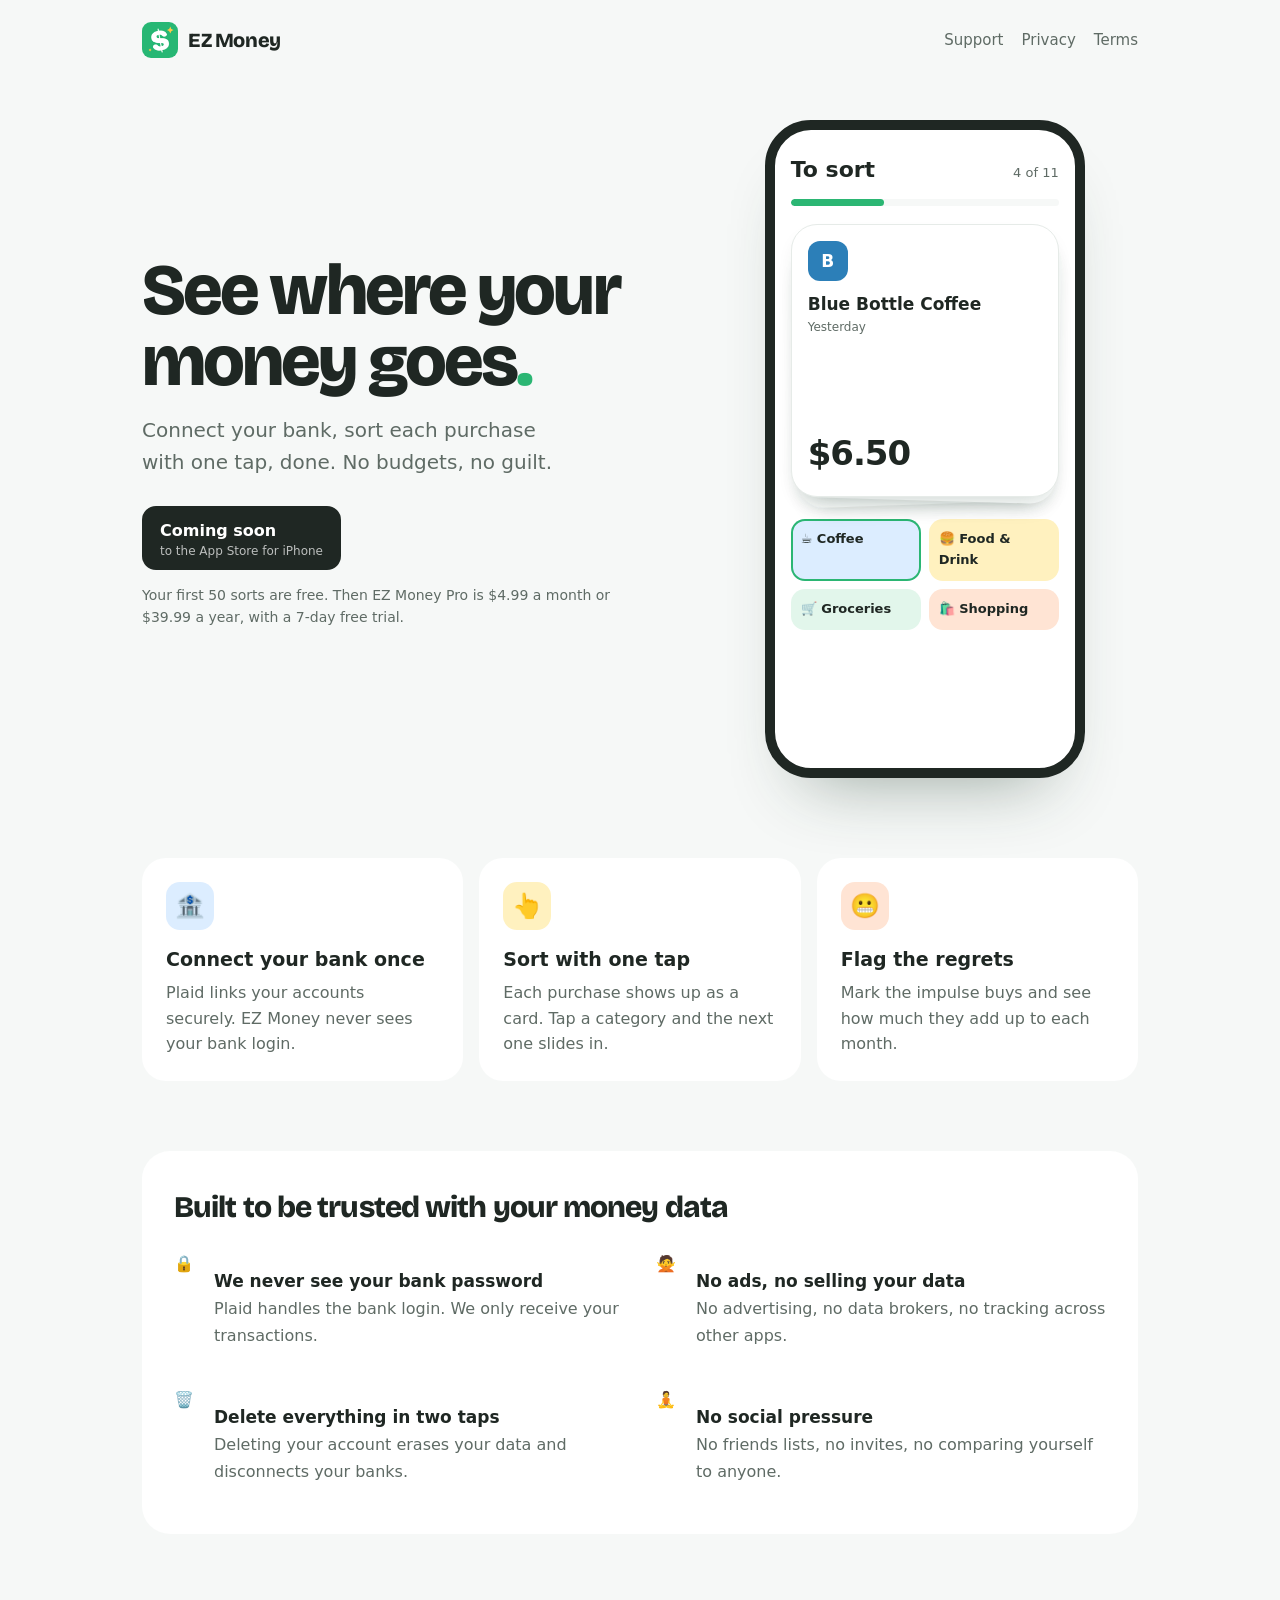
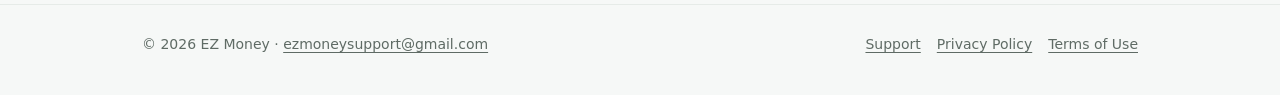
<file: index.html>
<!doctype html>
<html lang="en">
<head>
  <meta charset="utf-8">
  <meta name="viewport" content="width=device-width, initial-scale=1">
  <title>EZ Money — see where your money goes</title>
  <meta name="description" content="EZ Money is a dead-simple iPhone spending tracker. Connect your bank, sort each purchase with one tap, and flag the ones you regret. No budgets, no guilt.">
  <link rel="icon" href="assets/favicon.png">
  <link rel="apple-touch-icon" href="assets/apple-touch-icon.png">
  <link rel="preconnect" href="https://fonts.googleapis.com">
  <link rel="preconnect" href="https://fonts.gstatic.com" crossorigin>
  <link rel="stylesheet" href="https://fonts.googleapis.com/css2?family=Bricolage+Grotesque:opsz,wght@12..96,800&display=swap">
  <link rel="stylesheet" href="assets/site.css">
</head>
<body>
  <header class="top">
    <div class="wrap">
      <a class="brand" href="./"><img src="assets/favicon.png" alt="">EZ Money</a>
      <nav class="nav" aria-label="Main">
        <a href="support.html">Support</a>
        <a href="privacy.html">Privacy</a>
        <a href="terms.html">Terms</a>
      </nav>
    </div>
  </header>

  <main class="wrap">
    <section class="hero">
      <div>
        <h1>See where your money goes<span class="dollar">.</span></h1>
        <p class="lede">Connect your bank, sort each purchase with one tap, done. No budgets, no guilt.</p>
        <div class="soon"><div>Coming soon<small>to the App Store for iPhone</small></div></div>
        <p class="fine">Your first 50 sorts are free. Then EZ Money Pro is $4.99 a month or $39.99 a year, with a 7-day free trial.</p>
      </div>
      <div class="phone" role="img" aria-label="The EZ Money sort screen: one purchase card on top of a small stack, with four category buttons below.">
        <div class="ttl">To sort <span>4 of 11</span></div>
        <div class="bar"><i></i></div>
        <div class="deck">
          <div class="c"></div><div class="c"></div>
          <div class="c top"><div class="logo">B</div><div class="m">Blue Bottle Coffee</div><div class="d">Yesterday</div><div class="amt">$6.50</div></div>
        </div>
        <div class="picks"><span>☕ Coffee</span><span>🍔 Food &amp; Drink</span><span>🛒 Groceries</span><span>🛍️ Shopping</span></div>
      </div>
    </section>

    <section class="steps" aria-label="How it works">
      <div class="step"><div class="e" style="background:var(--sky)">🏦</div><h3>Connect your bank once</h3><p>Plaid links your accounts securely. EZ Money never sees your bank login.</p></div>
      <div class="step"><div class="e" style="background:var(--butter)">👆</div><h3>Sort with one tap</h3><p>Each purchase shows up as a card. Tap a category and the next one slides in.</p></div>
      <div class="step"><div class="e" style="background:var(--peach)">😬</div><h3>Flag the regrets</h3><p>Mark the impulse buys and see how much they add up to each month.</p></div>
    </section>

    <section class="trust">
      <h2>Built to be trusted with your money data</h2>
      <div><span aria-hidden="true">🔒</span><p><b>We never see your bank password</b><span>Plaid handles the bank login. We only receive your transactions.</span></p></div>
      <div><span aria-hidden="true">🙅</span><p><b>No ads, no selling your data</b><span>No advertising, no data brokers, no tracking across other apps.</span></p></div>
      <div><span aria-hidden="true">🗑️</span><p><b>Delete everything in two taps</b><span>Deleting your account erases your data and disconnects your banks.</span></p></div>
      <div><span aria-hidden="true">🧘</span><p><b>No social pressure</b><span>No friends lists, no invites, no comparing yourself to anyone.</span></p></div>
    </section>
  </main>

  <footer class="foot">
    <div class="wrap">
      <span>© 2026 EZ Money · <a href="mailto:ezmoneysupport@gmail.com">ezmoneysupport@gmail.com</a></span>
      <nav aria-label="Footer"><a href="support.html">Support</a><a href="privacy.html">Privacy Policy</a><a href="terms.html">Terms of Use</a></nav>
    </div>
  </footer>
</body>
</html>
</file>
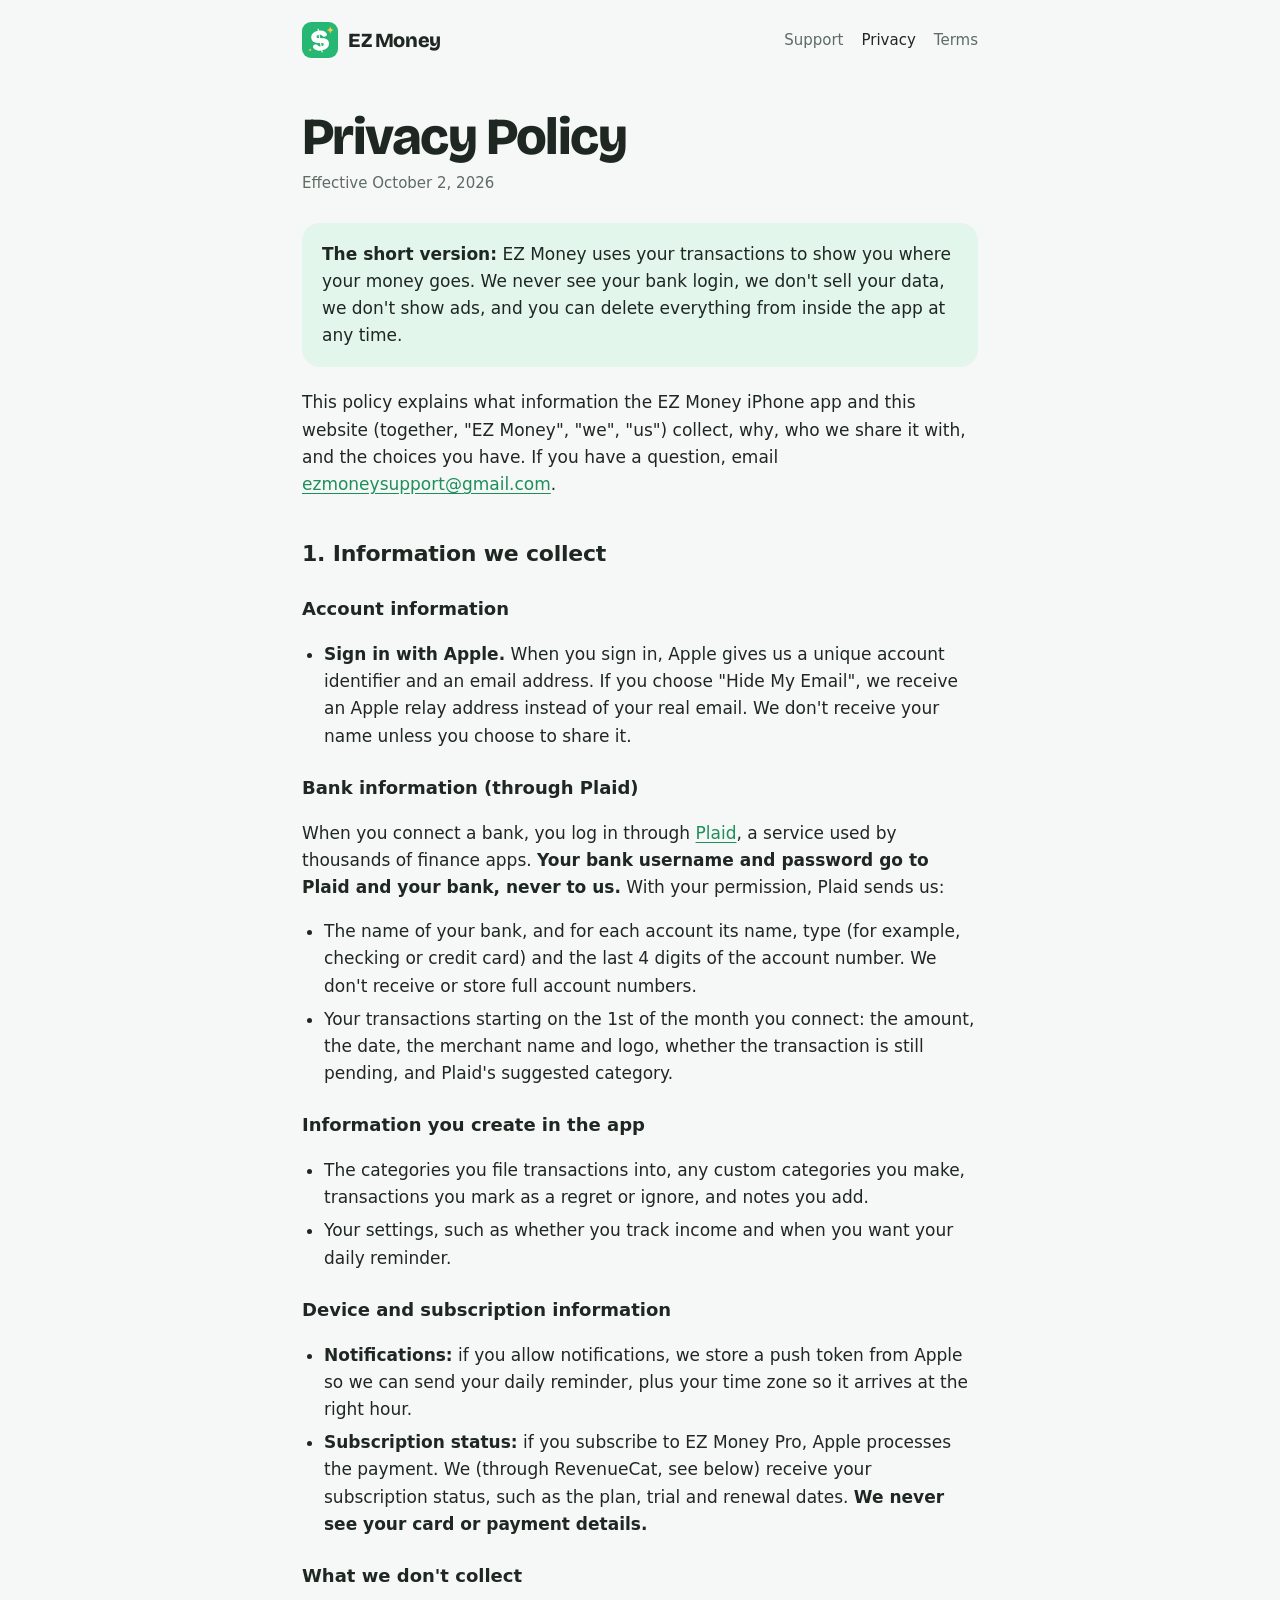
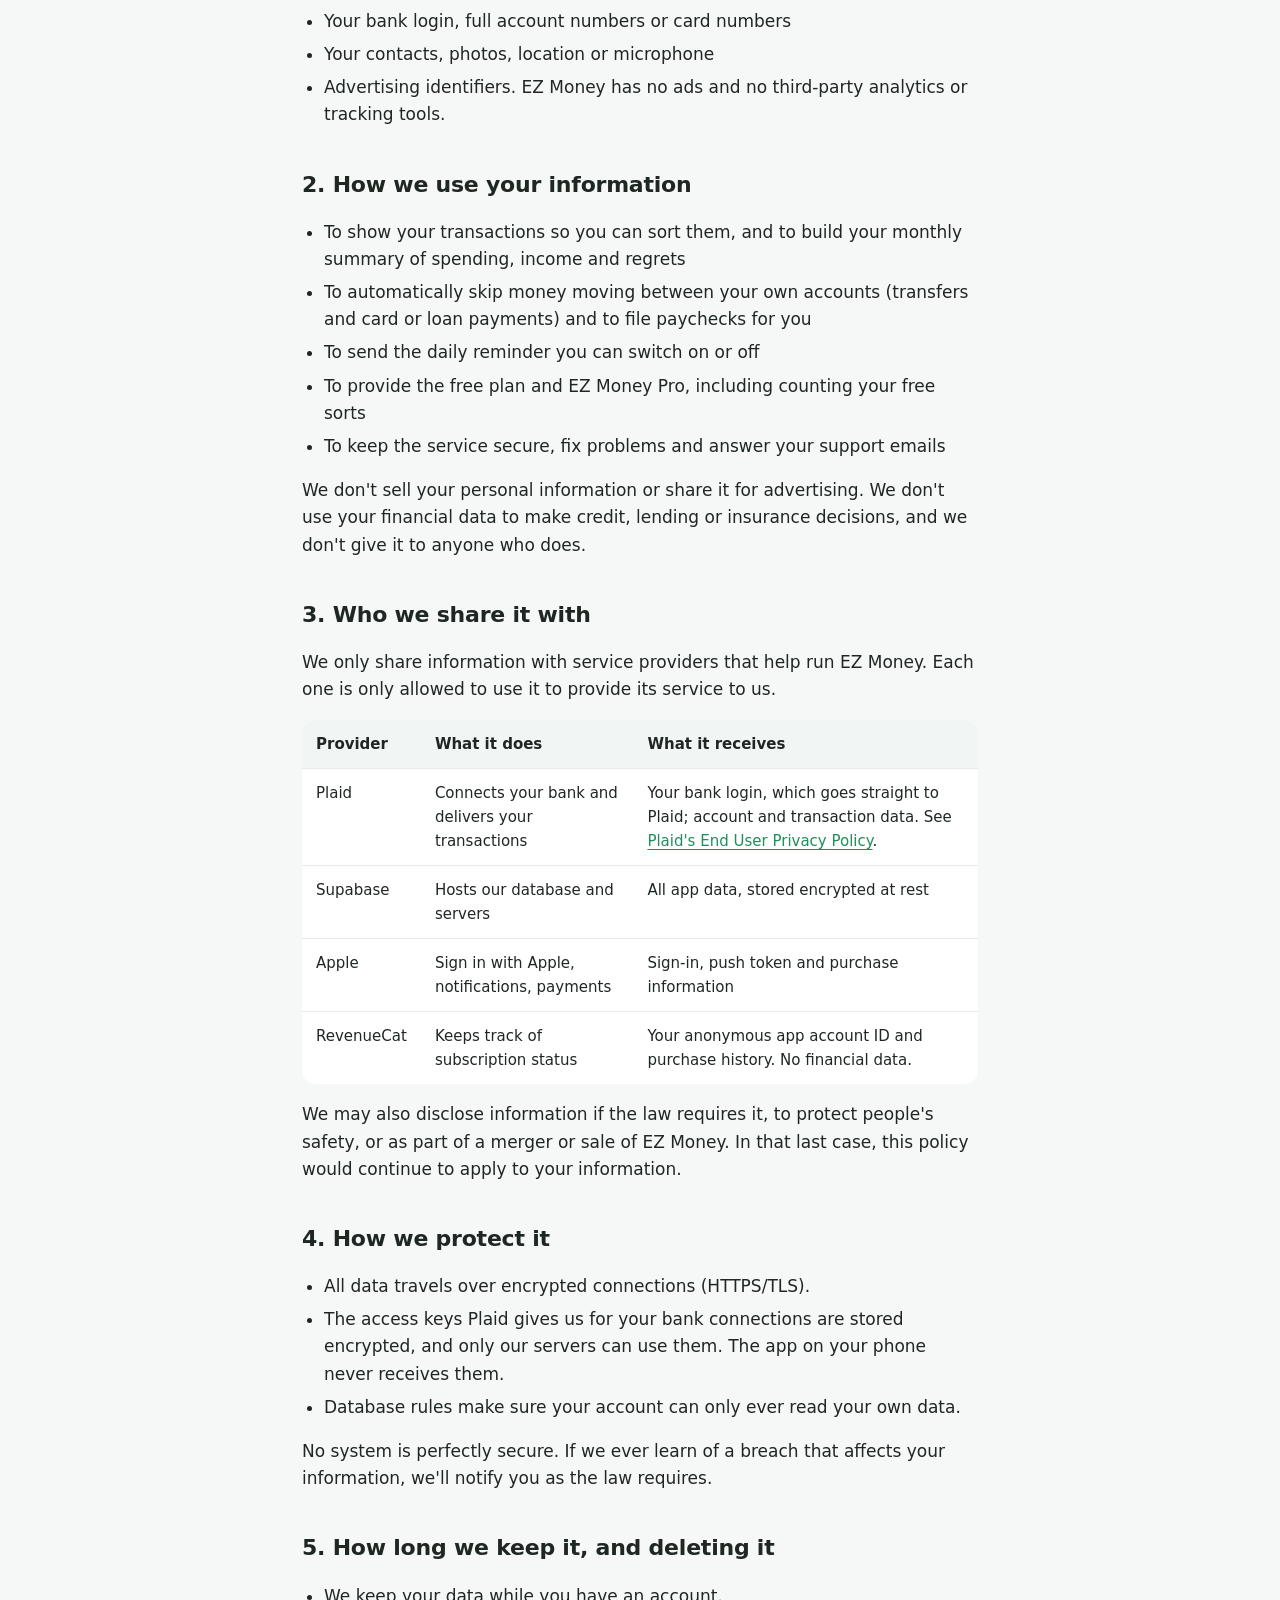
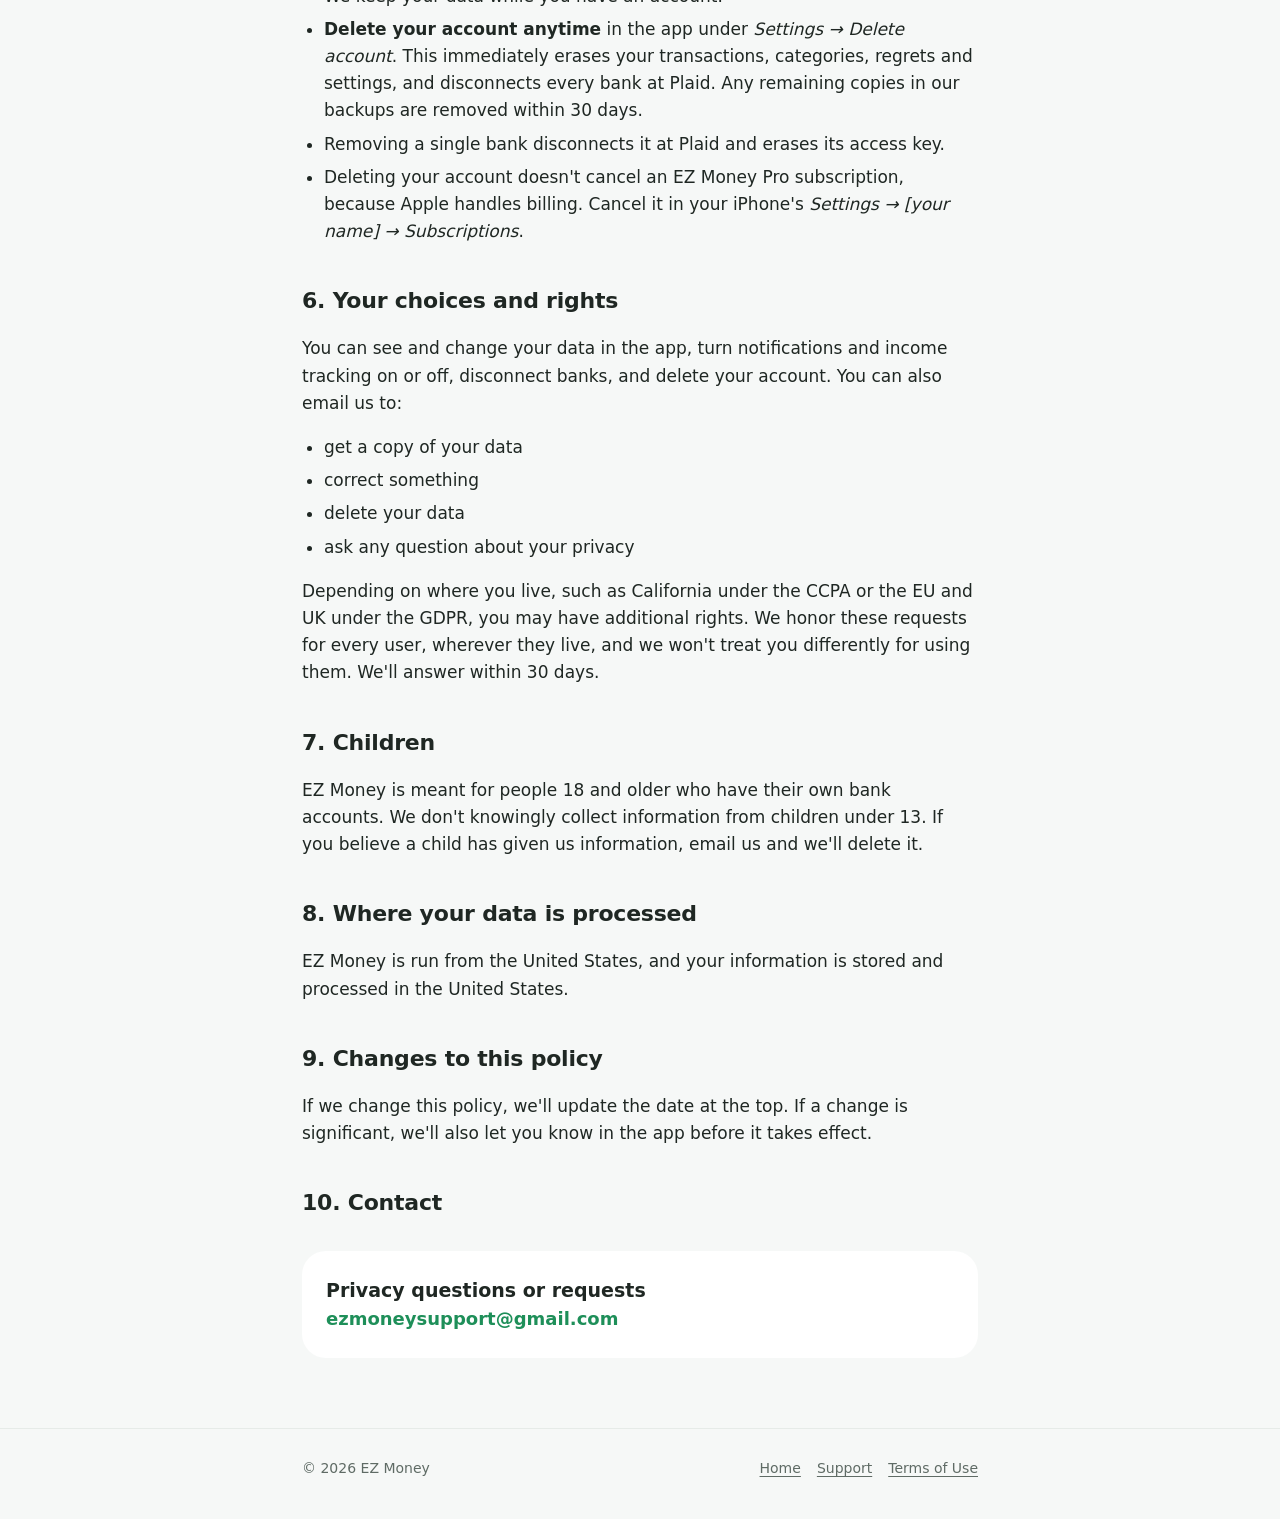
<file: privacy.html>
<!doctype html>
<html lang="en">
<head>
  <meta charset="utf-8">
  <meta name="viewport" content="width=device-width, initial-scale=1">
  <title>Privacy Policy — EZ Money</title>
  <meta name="description" content="How EZ Money collects, uses, protects and deletes your information.">
  <link rel="icon" href="assets/favicon.png">
  <link rel="apple-touch-icon" href="assets/apple-touch-icon.png">
  <link rel="preconnect" href="https://fonts.googleapis.com">
  <link rel="preconnect" href="https://fonts.gstatic.com" crossorigin>
  <link rel="stylesheet" href="https://fonts.googleapis.com/css2?family=Bricolage+Grotesque:opsz,wght@12..96,800&display=swap">
  <link rel="stylesheet" href="assets/site.css">
</head>
<body>
  <header class="top">
    <div class="prose-wrap">
      <a class="brand" href="./"><img src="assets/favicon.png" alt="">EZ Money</a>
      <nav class="nav" aria-label="Main">
        <a href="support.html">Support</a>
        <a href="privacy.html" aria-current="page">Privacy</a>
        <a href="terms.html">Terms</a>
      </nav>
    </div>
  </header>

  <main class="prose-wrap doc">
    <h1>Privacy Policy</h1>
    <p class="updated">Effective October 2, 2026</p>

    <div class="callout"><p><strong>The short version:</strong> EZ Money uses your transactions to show you where your money goes. We never see your bank login, we don't sell your data, we don't show ads, and you can delete everything from inside the app at any time.</p></div>

    <p>This policy explains what information the EZ Money iPhone app and this website (together, "EZ Money", "we", "us") collect, why, who we share it with, and the choices you have. If you have a question, email <a href="mailto:ezmoneysupport@gmail.com">ezmoneysupport@gmail.com</a>.</p>

    <h2>1. Information we collect</h2>
    <h3>Account information</h3>
    <ul>
      <li><strong>Sign in with Apple.</strong> When you sign in, Apple gives us a unique account identifier and an email address. If you choose "Hide My Email", we receive an Apple relay address instead of your real email. We don't receive your name unless you choose to share it.</li>
    </ul>

    <h3>Bank information (through Plaid)</h3>
    <p>When you connect a bank, you log in through <a href="https://plaid.com" rel="noopener">Plaid</a>, a service used by thousands of finance apps. <strong>Your bank username and password go to Plaid and your bank, never to us.</strong> With your permission, Plaid sends us:</p>
    <ul>
      <li>The name of your bank, and for each account its name, type (for example, checking or credit card) and the last 4 digits of the account number. We don't receive or store full account numbers.</li>
      <li>Your transactions starting on the 1st of the month you connect: the amount, the date, the merchant name and logo, whether the transaction is still pending, and Plaid's suggested category.</li>
    </ul>

    <h3>Information you create in the app</h3>
    <ul>
      <li>The categories you file transactions into, any custom categories you make, transactions you mark as a regret or ignore, and notes you add.</li>
      <li>Your settings, such as whether you track income and when you want your daily reminder.</li>
    </ul>

    <h3>Device and subscription information</h3>
    <ul>
      <li><strong>Notifications:</strong> if you allow notifications, we store a push token from Apple so we can send your daily reminder, plus your time zone so it arrives at the right hour.</li>
      <li><strong>Subscription status:</strong> if you subscribe to EZ Money Pro, Apple processes the payment. We (through RevenueCat, see below) receive your subscription status, such as the plan, trial and renewal dates. <strong>We never see your card or payment details.</strong></li>
    </ul>

    <h3>What we don't collect</h3>
    <ul>
      <li>Your bank login, full account numbers or card numbers</li>
      <li>Your contacts, photos, location or microphone</li>
      <li>Advertising identifiers. EZ Money has no ads and no third-party analytics or tracking tools.</li>
    </ul>

    <h2>2. How we use your information</h2>
    <ul>
      <li>To show your transactions so you can sort them, and to build your monthly summary of spending, income and regrets</li>
      <li>To automatically skip money moving between your own accounts (transfers and card or loan payments) and to file paychecks for you</li>
      <li>To send the daily reminder you can switch on or off</li>
      <li>To provide the free plan and EZ Money Pro, including counting your free sorts</li>
      <li>To keep the service secure, fix problems and answer your support emails</li>
    </ul>
    <p>We don't sell your personal information or share it for advertising. We don't use your financial data to make credit, lending or insurance decisions, and we don't give it to anyone who does.</p>

    <h2>3. Who we share it with</h2>
    <p>We only share information with service providers that help run EZ Money. Each one is only allowed to use it to provide its service to us.</p>
    <div class="table-wrap">
      <table>
        <thead><tr><th>Provider</th><th>What it does</th><th>What it receives</th></tr></thead>
        <tbody>
          <tr><td>Plaid</td><td>Connects your bank and delivers your transactions</td><td>Your bank login, which goes straight to Plaid; account and transaction data. See <a href="https://plaid.com/legal/#end-user-privacy-policy" rel="noopener">Plaid's End User Privacy Policy</a>.</td></tr>
          <tr><td>Supabase</td><td>Hosts our database and servers</td><td>All app data, stored encrypted at rest</td></tr>
          <tr><td>Apple</td><td>Sign in with Apple, notifications, payments</td><td>Sign-in, push token and purchase information</td></tr>
          <tr><td>RevenueCat</td><td>Keeps track of subscription status</td><td>Your anonymous app account ID and purchase history. No financial data.</td></tr>
        </tbody>
      </table>
    </div>
    <p>We may also disclose information if the law requires it, to protect people's safety, or as part of a merger or sale of EZ Money. In that last case, this policy would continue to apply to your information.</p>

    <h2>4. How we protect it</h2>
    <ul>
      <li>All data travels over encrypted connections (HTTPS/TLS).</li>
      <li>The access keys Plaid gives us for your bank connections are stored encrypted, and only our servers can use them. The app on your phone never receives them.</li>
      <li>Database rules make sure your account can only ever read your own data.</li>
    </ul>
    <p>No system is perfectly secure. If we ever learn of a breach that affects your information, we'll notify you as the law requires.</p>

    <h2>5. How long we keep it, and deleting it</h2>
    <ul>
      <li>We keep your data while you have an account.</li>
      <li><strong>Delete your account anytime</strong> in the app under <em>Settings → Delete account</em>. This immediately erases your transactions, categories, regrets and settings, and disconnects every bank at Plaid. Any remaining copies in our backups are removed within 30 days.</li>
      <li>Removing a single bank disconnects it at Plaid and erases its access key.</li>
      <li>Deleting your account doesn't cancel an EZ Money Pro subscription, because Apple handles billing. Cancel it in your iPhone's <em>Settings → [your name] → Subscriptions</em>.</li>
    </ul>

    <h2>6. Your choices and rights</h2>
    <p>You can see and change your data in the app, turn notifications and income tracking on or off, disconnect banks, and delete your account. You can also email us to:</p>
    <ul>
      <li>get a copy of your data</li>
      <li>correct something</li>
      <li>delete your data</li>
      <li>ask any question about your privacy</li>
    </ul>
    <p>Depending on where you live, such as California under the CCPA or the EU and UK under the GDPR, you may have additional rights. We honor these requests for every user, wherever they live, and we won't treat you differently for using them. We'll answer within 30 days.</p>

    <h2>7. Children</h2>
    <p>EZ Money is meant for people 18 and older who have their own bank accounts. We don't knowingly collect information from children under 13. If you believe a child has given us information, email us and we'll delete it.</p>

    <h2>8. Where your data is processed</h2>
    <p>EZ Money is run from the United States, and your information is stored and processed in the United States.</p>

    <h2>9. Changes to this policy</h2>
    <p>If we change this policy, we'll update the date at the top. If a change is significant, we'll also let you know in the app before it takes effect.</p>

    <h2>10. Contact</h2>
    <div class="contact"><div><strong>Privacy questions or requests</strong><code>ezmoneysupport@gmail.com</code></div></div>
  </main>

  <footer class="foot">
    <div class="prose-wrap">
      <span>© 2026 EZ Money</span>
      <nav aria-label="Footer"><a href="./">Home</a><a href="support.html">Support</a><a href="terms.html">Terms of Use</a></nav>
    </div>
  </footer>
</body>
</html>
</file>
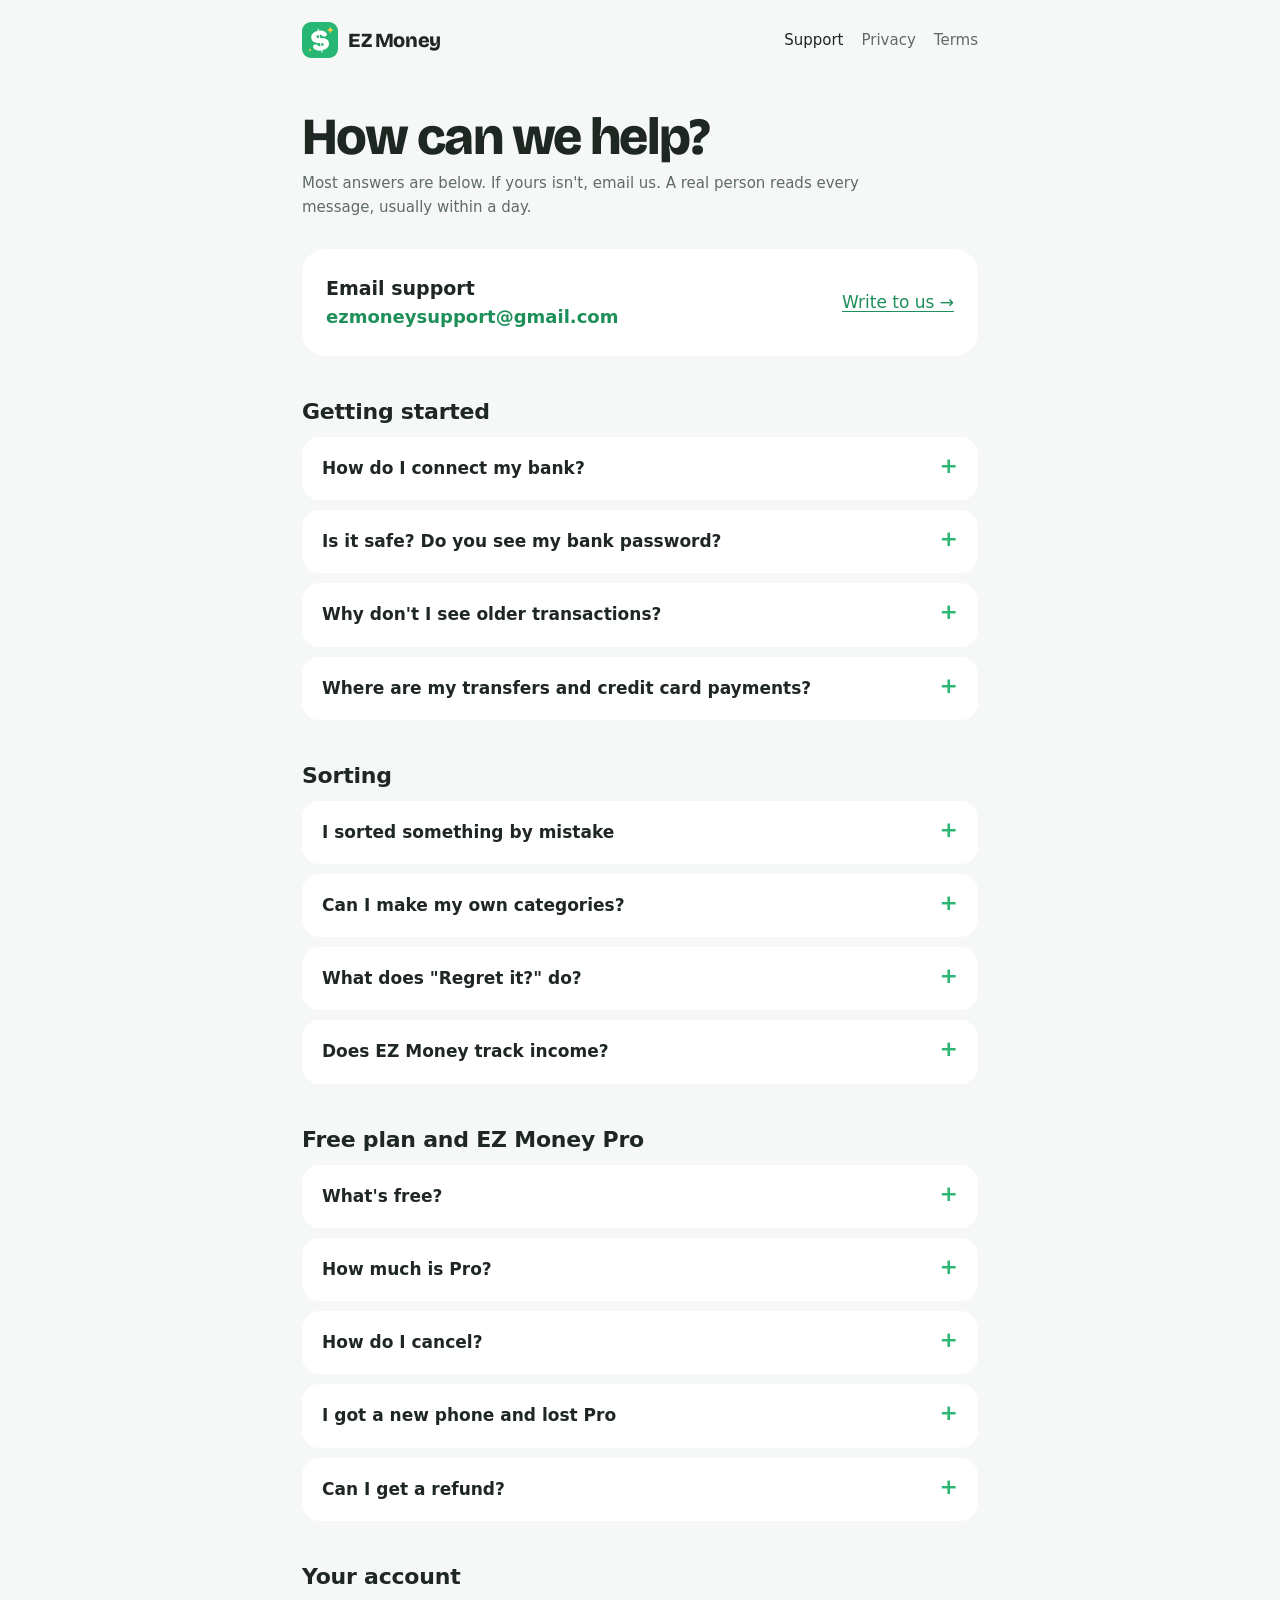
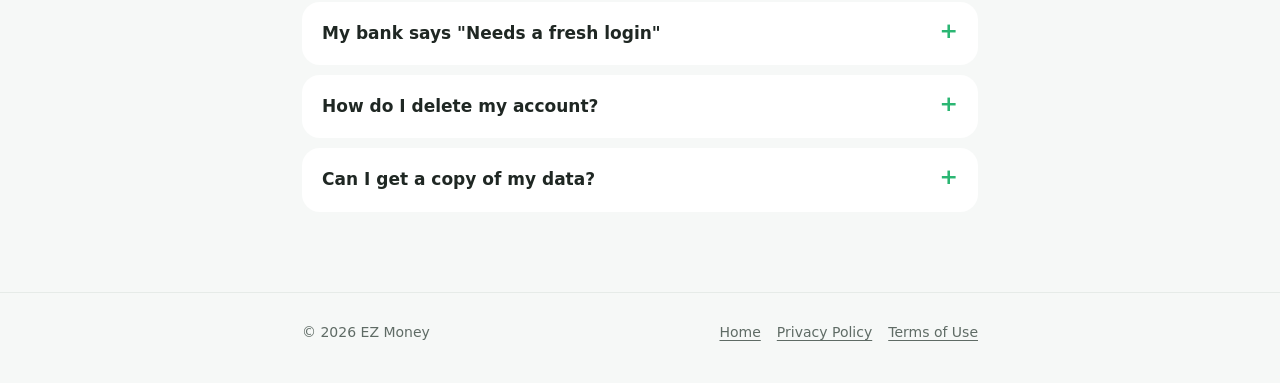
<file: support.html>
<!doctype html>
<html lang="en">
<head>
  <meta charset="utf-8">
  <meta name="viewport" content="width=device-width, initial-scale=1">
  <title>Support — EZ Money</title>
  <meta name="description" content="Help with EZ Money: connecting banks, sorting, subscriptions, and deleting your account.">
  <link rel="icon" href="assets/favicon.png">
  <link rel="apple-touch-icon" href="assets/apple-touch-icon.png">
  <link rel="preconnect" href="https://fonts.googleapis.com">
  <link rel="preconnect" href="https://fonts.gstatic.com" crossorigin>
  <link rel="stylesheet" href="https://fonts.googleapis.com/css2?family=Bricolage+Grotesque:opsz,wght@12..96,800&display=swap">
  <link rel="stylesheet" href="assets/site.css">
</head>
<body>
  <header class="top">
    <div class="prose-wrap">
      <a class="brand" href="./"><img src="assets/favicon.png" alt="">EZ Money</a>
      <nav class="nav" aria-label="Main">
        <a href="support.html" aria-current="page">Support</a>
        <a href="privacy.html">Privacy</a>
        <a href="terms.html">Terms</a>
      </nav>
    </div>
  </header>

  <main class="prose-wrap doc">
    <h1>How can we help?</h1>
    <p class="updated">Most answers are below. If yours isn't, email us. A real person reads every message, usually within a day.</p>

    <div class="contact"><div><strong>Email support</strong><code>ezmoneysupport@gmail.com</code></div><a href="mailto:ezmoneysupport@gmail.com?subject=EZ%20Money%20help">Write to us →</a></div>

    <h2>Getting started</h2>
    <div class="faq">
      <details><summary>How do I connect my bank?</summary><p>After you sign in, tap <strong>Connect with Plaid</strong>, pick your bank and log in. To add more banks later, go to <em>Settings → Connect another bank</em>.</p></details>
      <details><summary>Is it safe? Do you see my bank password?</summary><p>No. Your login goes to Plaid and your bank, never to EZ Money. We only receive your transactions, the last 4 digits of each account number, and account names. There are no ads, and we never sell data. Details are in our <a href="privacy.html">Privacy Policy</a>.</p></details>
      <details><summary>Why don't I see older transactions?</summary><p>EZ Money starts on the 1st of the month you connect a bank, so you begin with a clean, manageable stack instead of years of history.</p></details>
      <details><summary>Where are my transfers and credit card payments?</summary><p>Money moving between your own accounts isn't spending or income, so EZ Money skips transfers and card and loan payments automatically. You can still find them under <em>Activity → Ignored</em>.</p></details>
    </div>

    <h2>Sorting</h2>
    <div class="faq">
      <details><summary>I sorted something by mistake</summary><p>Tap <strong>Undo</strong> in the bar that appears for a few seconds. Or go to <em>Activity</em>, tap the transaction and choose a different category. Changing a category is always free.</p></details>
      <details><summary>Can I make my own categories?</summary><p>Yes. While sorting, tap <strong>More… → New category</strong>, or go to <em>Settings → Categories</em>. You can also hide the categories you never use.</p></details>
      <details><summary>What does "Regret it?" do?</summary><p>It flags a purchase you wish you hadn't made. Your Summary shows how much your regrets add up to each month. It's just for you, no judgment.</p></details>
      <details><summary>Does EZ Money track income?</summary><p>Yes. Paychecks are filed automatically, and other money coming in (like refunds or payouts) shows up as a card to sort. If you only care about spending, turn off <em>Settings → Track income</em>.</p></details>
    </div>

    <h2>Free plan and EZ Money Pro</h2>
    <div class="faq">
      <details><summary>What's free?</summary><p>Your first 50 sorts. A sort is filing a transaction into a category yourself. Ignoring, "Later", undoing and changing a category don't count.</p></details>
      <details><summary>How much is Pro?</summary><p>$4.99 a month or $39.99 a year, with a 7-day free trial. Pro gives you unlimited sorting.</p></details>
      <details><summary>How do I cancel?</summary><p>Apple handles billing. On your iPhone, open <em>Settings → [your name] → Subscriptions → EZ Money</em> and tap <strong>Cancel Subscription</strong>. You keep Pro until the end of the period you've paid for.</p></details>
      <details><summary>I got a new phone and lost Pro</summary><p>Sign in with the same Apple ID, open the plans screen and tap <strong>Restore Purchases</strong>.</p></details>
      <details><summary>Can I get a refund?</summary><p>Refunds go through Apple. Request one at <a href="https://reportaproblem.apple.com" rel="noopener">reportaproblem.apple.com</a>.</p></details>
    </div>

    <h2>Your account</h2>
    <div class="faq">
      <details><summary>My bank says "Needs a fresh login"</summary><p>Banks sometimes ask you to log in again. Go to <em>Settings</em>, find the bank, and tap <strong>Reconnect</strong>. Your sorted history stays.</p></details>
      <details><summary>How do I delete my account?</summary><p>Go to <em>Settings → Delete account</em> and type DELETE to confirm. This erases all your data and disconnects every bank. It doesn't cancel a Pro subscription; cancel that first in your iPhone's subscription settings.</p></details>
      <details><summary>Can I get a copy of my data?</summary><p>Yes. Email us from the address on your account, and we'll send it within 30 days.</p></details>
    </div>
  </main>

  <footer class="foot">
    <div class="prose-wrap">
      <span>© 2026 EZ Money</span>
      <nav aria-label="Footer"><a href="./">Home</a><a href="privacy.html">Privacy Policy</a><a href="terms.html">Terms of Use</a></nav>
    </div>
  </footer>
</body>
</html>
</file>
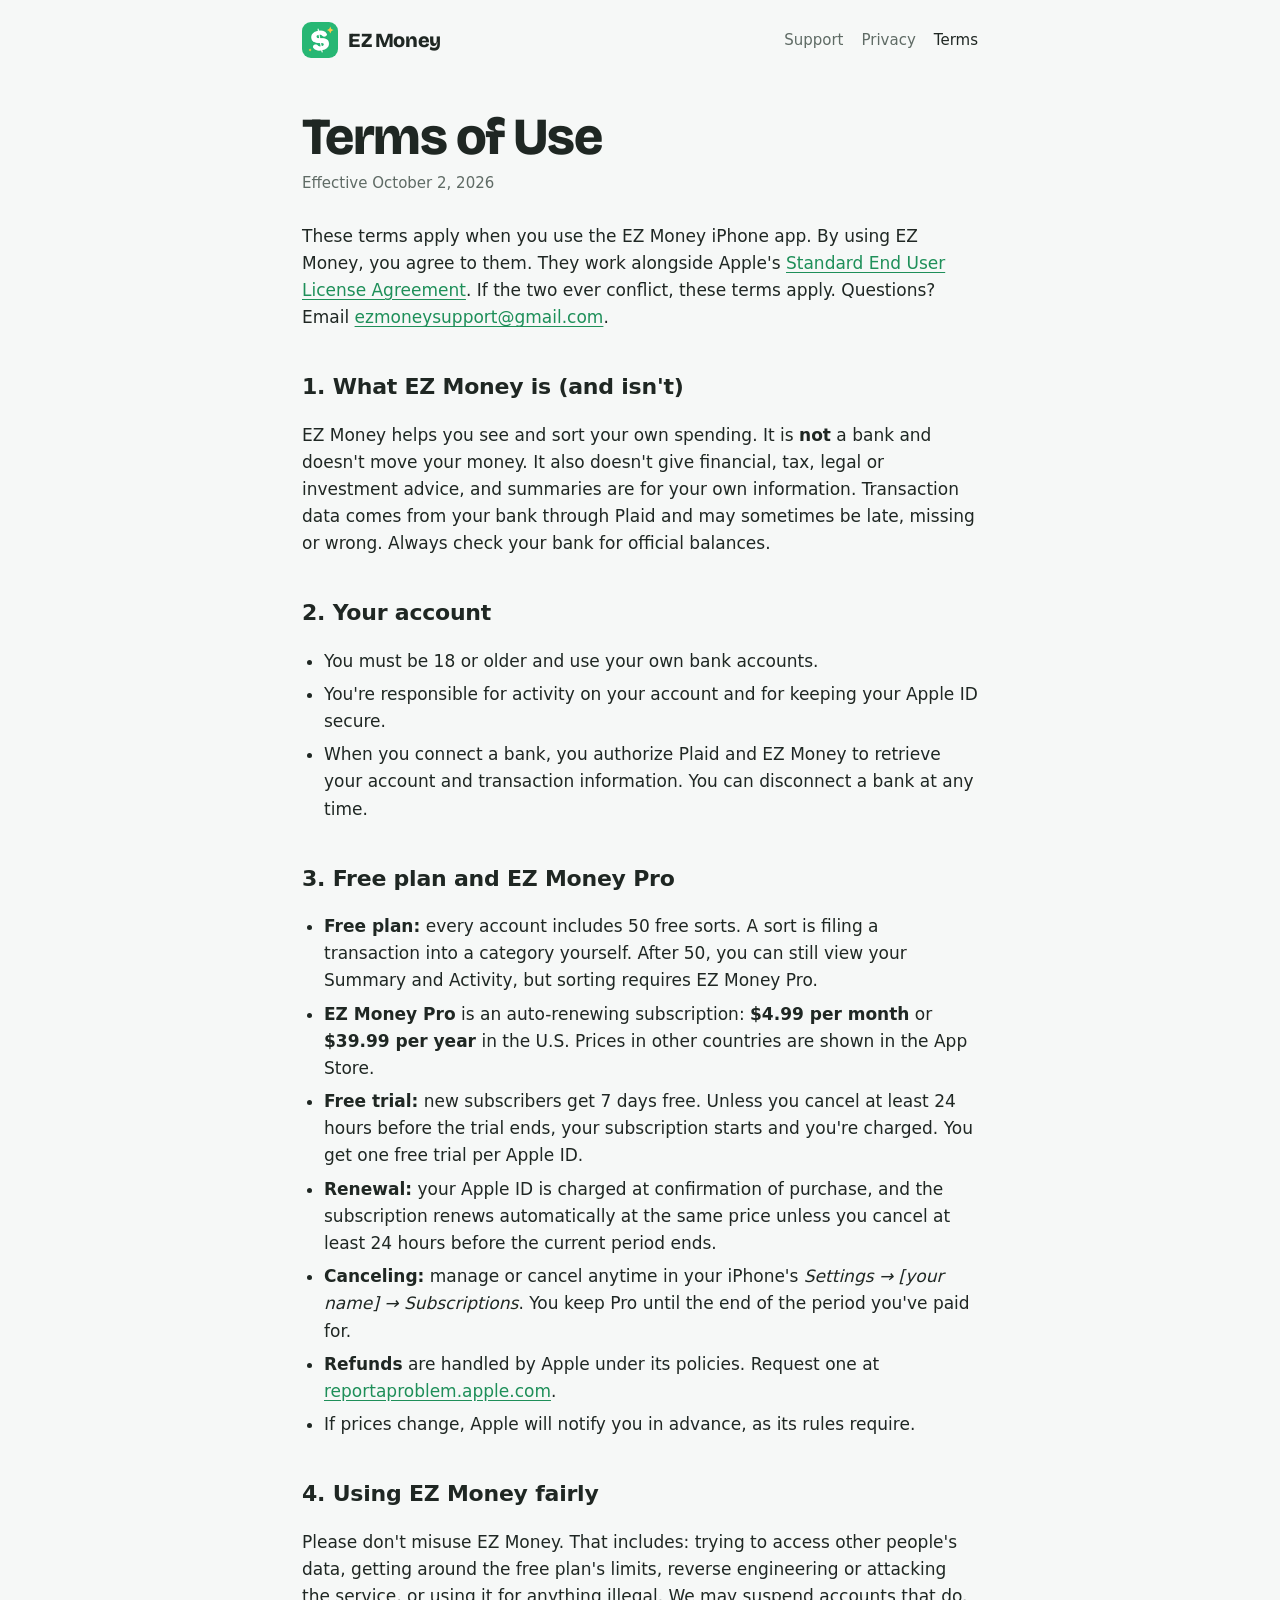
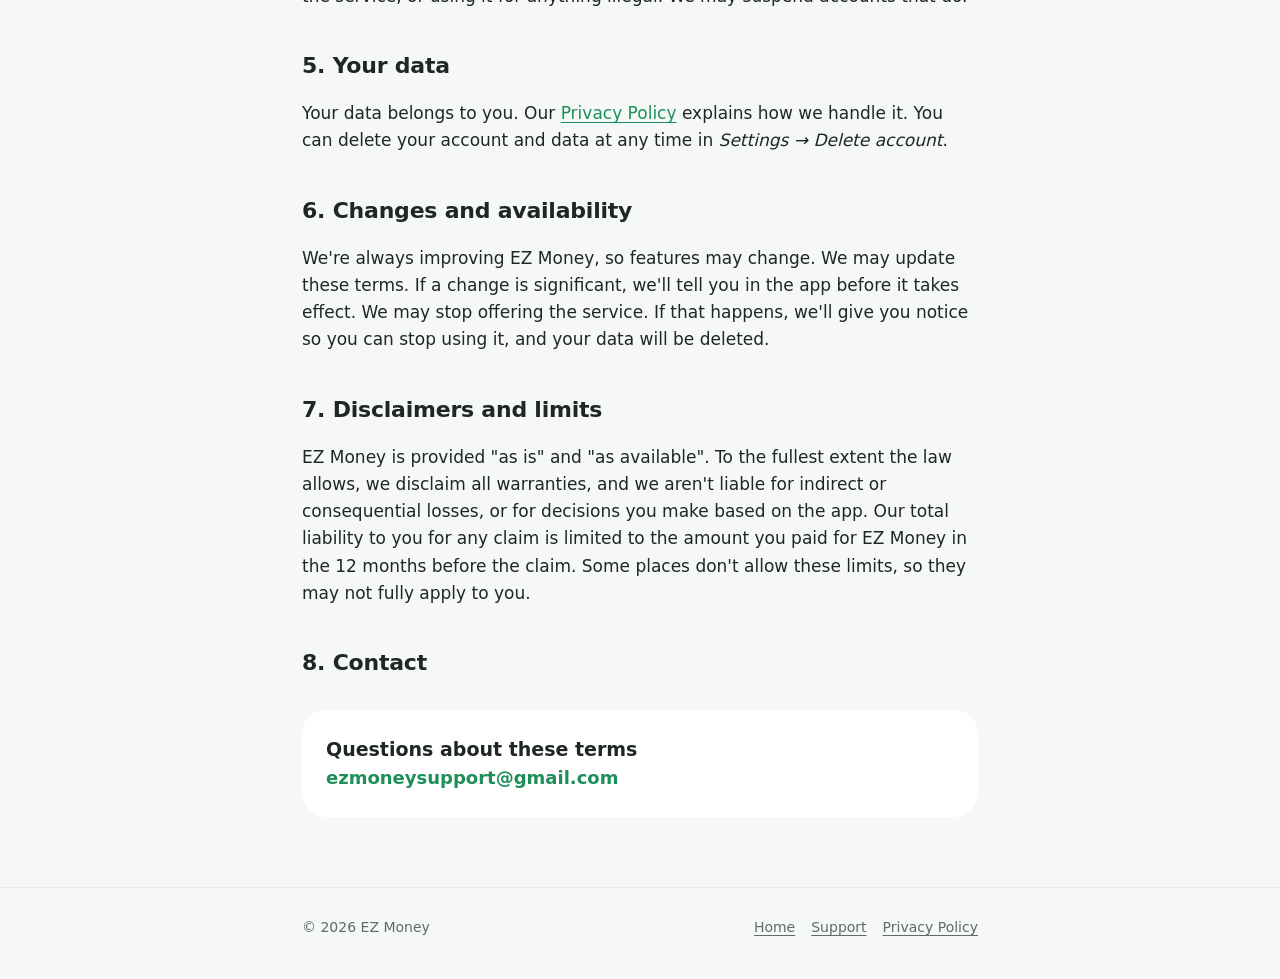
<file: terms.html>
<!doctype html>
<html lang="en">
<head>
  <meta charset="utf-8">
  <meta name="viewport" content="width=device-width, initial-scale=1">
  <title>Terms of Use — EZ Money</title>
  <meta name="description" content="The terms for using the EZ Money app and EZ Money Pro subscriptions.">
  <link rel="icon" href="assets/favicon.png">
  <link rel="apple-touch-icon" href="assets/apple-touch-icon.png">
  <link rel="preconnect" href="https://fonts.googleapis.com">
  <link rel="preconnect" href="https://fonts.gstatic.com" crossorigin>
  <link rel="stylesheet" href="https://fonts.googleapis.com/css2?family=Bricolage+Grotesque:opsz,wght@12..96,800&display=swap">
  <link rel="stylesheet" href="assets/site.css">
</head>
<body>
  <header class="top">
    <div class="prose-wrap">
      <a class="brand" href="./"><img src="assets/favicon.png" alt="">EZ Money</a>
      <nav class="nav" aria-label="Main">
        <a href="support.html">Support</a>
        <a href="privacy.html">Privacy</a>
        <a href="terms.html" aria-current="page">Terms</a>
      </nav>
    </div>
  </header>

  <main class="prose-wrap doc">
    <h1>Terms of Use</h1>
    <p class="updated">Effective October 2, 2026</p>

    <p>These terms apply when you use the EZ Money iPhone app. By using EZ Money, you agree to them. They work alongside Apple's <a href="https://www.apple.com/legal/internet-services/itunes/dev/stdeula/" rel="noopener">Standard End User License Agreement</a>. If the two ever conflict, these terms apply. Questions? Email <a href="mailto:ezmoneysupport@gmail.com">ezmoneysupport@gmail.com</a>.</p>

    <h2>1. What EZ Money is (and isn't)</h2>
    <p>EZ Money helps you see and sort your own spending. It is <strong>not</strong> a bank and doesn't move your money. It also doesn't give financial, tax, legal or investment advice, and summaries are for your own information. Transaction data comes from your bank through Plaid and may sometimes be late, missing or wrong. Always check your bank for official balances.</p>

    <h2>2. Your account</h2>
    <ul>
      <li>You must be 18 or older and use your own bank accounts.</li>
      <li>You're responsible for activity on your account and for keeping your Apple ID secure.</li>
      <li>When you connect a bank, you authorize Plaid and EZ Money to retrieve your account and transaction information. You can disconnect a bank at any time.</li>
    </ul>

    <h2>3. Free plan and EZ Money Pro</h2>
    <ul>
      <li><strong>Free plan:</strong> every account includes 50 free sorts. A sort is filing a transaction into a category yourself. After 50, you can still view your Summary and Activity, but sorting requires EZ Money Pro.</li>
      <li><strong>EZ Money Pro</strong> is an auto-renewing subscription: <strong>$4.99 per month</strong> or <strong>$39.99 per year</strong> in the U.S. Prices in other countries are shown in the App Store.</li>
      <li><strong>Free trial:</strong> new subscribers get 7 days free. Unless you cancel at least 24 hours before the trial ends, your subscription starts and you're charged. You get one free trial per Apple ID.</li>
      <li><strong>Renewal:</strong> your Apple ID is charged at confirmation of purchase, and the subscription renews automatically at the same price unless you cancel at least 24 hours before the current period ends.</li>
      <li><strong>Canceling:</strong> manage or cancel anytime in your iPhone's <em>Settings → [your name] → Subscriptions</em>. You keep Pro until the end of the period you've paid for.</li>
      <li><strong>Refunds</strong> are handled by Apple under its policies. Request one at <a href="https://reportaproblem.apple.com" rel="noopener">reportaproblem.apple.com</a>.</li>
      <li>If prices change, Apple will notify you in advance, as its rules require.</li>
    </ul>

    <h2>4. Using EZ Money fairly</h2>
    <p>Please don't misuse EZ Money. That includes: trying to access other people's data, getting around the free plan's limits, reverse engineering or attacking the service, or using it for anything illegal. We may suspend accounts that do.</p>

    <h2>5. Your data</h2>
    <p>Your data belongs to you. Our <a href="privacy.html">Privacy Policy</a> explains how we handle it. You can delete your account and data at any time in <em>Settings → Delete account</em>.</p>

    <h2>6. Changes and availability</h2>
    <p>We're always improving EZ Money, so features may change. We may update these terms. If a change is significant, we'll tell you in the app before it takes effect. We may stop offering the service. If that happens, we'll give you notice so you can stop using it, and your data will be deleted.</p>

    <h2>7. Disclaimers and limits</h2>
    <p>EZ Money is provided "as is" and "as available". To the fullest extent the law allows, we disclaim all warranties, and we aren't liable for indirect or consequential losses, or for decisions you make based on the app. Our total liability to you for any claim is limited to the amount you paid for EZ Money in the 12 months before the claim. Some places don't allow these limits, so they may not fully apply to you.</p>

    <h2>8. Contact</h2>
    <div class="contact"><div><strong>Questions about these terms</strong><code>ezmoneysupport@gmail.com</code></div></div>
  </main>

  <footer class="foot">
    <div class="prose-wrap">
      <span>© 2026 EZ Money</span>
      <nav aria-label="Footer"><a href="./">Home</a><a href="support.html">Support</a><a href="privacy.html">Privacy Policy</a></nav>
    </div>
  </footer>
</body>
</html>
</file>
<file: assets/site.css>
/* EZ Money site — light, soft, friendly. Mirrors the app's palette. */
:root {
  color-scheme: light;
  --page: #F6F8F7;
  --card: #FFFFFF;
  --ink: #1F2723;
  --muted: #5F6B65;
  --line: #E6EBE8;
  --mint: #2BB673;
  --mint-dark: #1E8F59;
  --mint-soft: #E2F6EB;
  --sun: #FFC84A;
  --peach: #FFE4D4;
  --sky: #DCEDFF;
  --lilac: #ECE4FF;
  --butter: #FFF1BF;
  --display: "Bricolage Grotesque", "Avenir Next", ui-rounded, system-ui, sans-serif;
  --ui: ui-rounded, -apple-system, BlinkMacSystemFont, "SF Pro Rounded", system-ui, "Segoe UI", Roboto, sans-serif;
}

* { box-sizing: border-box; }
html { -webkit-text-size-adjust: 100%; }
body { margin: 0; background: var(--page); color: var(--ink); font-family: var(--ui); font-size: 17px; line-height: 1.6; }
a { color: var(--mint-dark); text-underline-offset: 3px; }
a:focus-visible, button:focus-visible { outline: 3px solid var(--mint); outline-offset: 3px; border-radius: 6px; }
img { max-width: 100%; display: block; }

.wrap { max-width: 1040px; margin: 0 auto; padding-inline: 22px; }
.prose-wrap { max-width: 720px; margin: 0 auto; padding-inline: 22px; }

/* Header */
.top { padding-block: 22px; }
.top .wrap, .top .prose-wrap { display: flex; align-items: center; justify-content: space-between; gap: 16px; flex-wrap: wrap; }
.brand { display: inline-flex; align-items: center; gap: 10px; text-decoration: none; color: var(--ink); font-family: var(--display); font-weight: 800; font-size: 20px; letter-spacing: -0.02em; }
.brand img { width: 36px; height: 36px; border-radius: 9px; }
.nav { display: flex; gap: 18px; font-size: 15px; }
.nav a { color: var(--muted); text-decoration: none; }
.nav a:hover, .nav a[aria-current="page"] { color: var(--ink); }

/* Landing */
.hero { display: grid; grid-template-columns: minmax(0, 1.1fr) minmax(0, 0.9fr); gap: 48px; align-items: center; padding-block: 40px 70px; }
@media (max-width: 820px) { .hero { grid-template-columns: minmax(0, 1fr); gap: 36px; padding-block: 20px 50px; } }
.hero h1 { font-family: var(--display); font-weight: 800; font-size: clamp(42px, 7vw, 72px); line-height: 0.98; letter-spacing: -0.04em; margin: 0 0 18px; text-wrap: balance; }
.hero h1 .dollar { color: var(--mint); }
.hero p.lede { font-size: 20px; color: var(--muted); margin: 0 0 28px; max-width: 34ch; }
.soon { display: inline-flex; align-items: center; gap: 10px; background: var(--ink); color: #fff; border-radius: 14px; padding: 12px 18px; font-weight: 600; font-size: 16px; }
.soon small { display: block; font-weight: 400; opacity: 0.7; font-size: 12px; line-height: 1.2; }
.hero .fine { color: var(--muted); font-size: 14px; margin-top: 14px; }

/* Phone illustration (pure CSS) */
.phone { justify-self: center; width: min(320px, 100%); aspect-ratio: 9 / 18.5; border-radius: 46px; background: var(--card); border: 10px solid #1F2723; padding: 22px 16px; display: flex; flex-direction: column; gap: 12px; box-shadow: 0 40px 70px -40px rgba(30, 60, 45, 0.45); }
.phone .ttl { font-weight: 700; font-size: 22px; display: flex; justify-content: space-between; align-items: baseline; }
.phone .ttl span { font-size: 13px; font-weight: 400; color: var(--muted); }
.phone .bar { height: 7px; border-radius: 4px; background: var(--page); overflow: hidden; }
.phone .bar i { display: block; width: 35%; height: 100%; background: var(--mint); border-radius: 4px; }
.deck { position: relative; height: 46%; margin-top: 6px; }
.deck .c { position: absolute; inset: 0; border-radius: 26px; background: #F9FBFA; box-shadow: 0 10px 24px -14px rgba(30, 60, 45, 0.3); }
.deck .c:nth-child(1) { transform: translate(-3px, 14px) rotate(-2deg) scale(0.95); }
.deck .c:nth-child(2) { transform: translate(3px, 7px) rotate(1.6deg) scale(0.975); }
.deck .c.top { background: var(--card); padding: 16px; display: flex; flex-direction: column; border: 1px solid var(--line); }
.deck .logo { width: 40px; height: 40px; border-radius: 12px; background: #2C7FB8; color: #fff; display: grid; place-items: center; font-weight: 700; }
.deck .m { font-weight: 700; font-size: 17px; margin-top: 10px; }
.deck .d { color: var(--muted); font-size: 12px; }
.deck .amt { margin-top: auto; font-weight: 800; font-size: 34px; letter-spacing: -0.03em; }
.picks { display: grid; grid-template-columns: 1fr 1fr; gap: 8px; margin-top: 10px; }
.picks span { border-radius: 14px; padding: 10px; font-size: 13px; font-weight: 600; }
.picks span:nth-child(1) { background: var(--sky); box-shadow: inset 0 0 0 2px var(--mint); }
.picks span:nth-child(2) { background: var(--butter); }
.picks span:nth-child(3) { background: var(--mint-soft); }
.picks span:nth-child(4) { background: var(--peach); }

.steps { display: grid; grid-template-columns: repeat(3, minmax(0, 1fr)); gap: 16px; padding-block: 10px 70px; }
@media (max-width: 820px) { .steps { grid-template-columns: minmax(0, 1fr); } }
.step { background: var(--card); border-radius: 24px; padding: 24px; }
.step .e { width: 48px; height: 48px; border-radius: 14px; display: grid; place-items: center; font-size: 24px; margin-bottom: 14px; }
.step h3 { margin: 0 0 6px; font-size: 19px; }
.step p { margin: 0; color: var(--muted); font-size: 16px; }

.trust { background: var(--card); border-radius: 28px; padding: 32px; display: grid; grid-template-columns: repeat(2, minmax(0, 1fr)); gap: 20px 32px; margin-bottom: 70px; }
@media (max-width: 820px) { .trust { grid-template-columns: minmax(0, 1fr); padding: 24px; } }
.trust h2 { grid-column: 1 / -1; font-family: var(--display); font-weight: 800; font-size: 30px; letter-spacing: -0.03em; margin: 0; }
.trust div { display: grid; grid-template-columns: 28px 1fr; gap: 12px; }
.trust b { display: block; }
.trust span { color: var(--muted); font-size: 16px; }

/* Documents */
.doc { padding-block: 20px 70px; }
.doc h1 { font-family: var(--display); font-weight: 800; font-size: clamp(36px, 6vw, 52px); letter-spacing: -0.03em; line-height: 1.05; margin: 10px 0 6px; text-wrap: balance; }
.doc .updated { color: var(--muted); font-size: 15px; margin: 0 0 28px; }
.doc h2 { font-size: 22px; margin: 38px 0 8px; letter-spacing: -0.01em; }
.doc h3 { font-size: 18px; margin: 24px 0 6px; }
.doc p, .doc li { max-width: 65ch; }
.doc ul { padding-left: 22px; }
.doc li { margin-bottom: 6px; }
.callout { background: var(--mint-soft); border-radius: 18px; padding: 18px 20px; margin: 22px 0; }
.callout p { margin: 0; }
.table-wrap { overflow-x: auto; margin: 16px 0; }
table { border-collapse: collapse; width: 100%; min-width: 520px; background: var(--card); border-radius: 14px; overflow: hidden; font-size: 15px; }
th, td { text-align: left; padding: 12px 14px; border-bottom: 1px solid var(--line); vertical-align: top; }
th { background: #F1F5F3; font-weight: 600; }
tr:last-child td { border-bottom: 0; }

.faq details { background: var(--card); border-radius: 18px; padding: 4px 20px; margin-bottom: 10px; }
.faq summary { cursor: pointer; font-weight: 600; padding: 14px 0; list-style: none; display: flex; justify-content: space-between; gap: 12px; }
.faq summary::-webkit-details-marker { display: none; }
.faq summary::after { content: "+"; color: var(--mint); font-size: 22px; line-height: 1; }
.faq details[open] summary::after { content: "–"; }
.faq details p { margin: 0 0 16px; color: var(--muted); }

.contact { background: var(--card); border-radius: 24px; padding: 24px; display: flex; flex-wrap: wrap; align-items: center; justify-content: space-between; gap: 14px; margin-top: 30px; }
.contact strong { font-size: 19px; display: block; }
.contact code { font-family: var(--ui); font-size: 18px; font-weight: 600; color: var(--mint-dark); user-select: all; }

/* Footer */
.foot { border-top: 1px solid var(--line); padding-block: 28px 40px; color: var(--muted); font-size: 14px; }
.foot .wrap, .foot .prose-wrap { display: flex; justify-content: space-between; gap: 16px; flex-wrap: wrap; }
.foot nav { display: flex; gap: 16px; flex-wrap: wrap; }
.foot a { color: var(--muted); }
</file>
